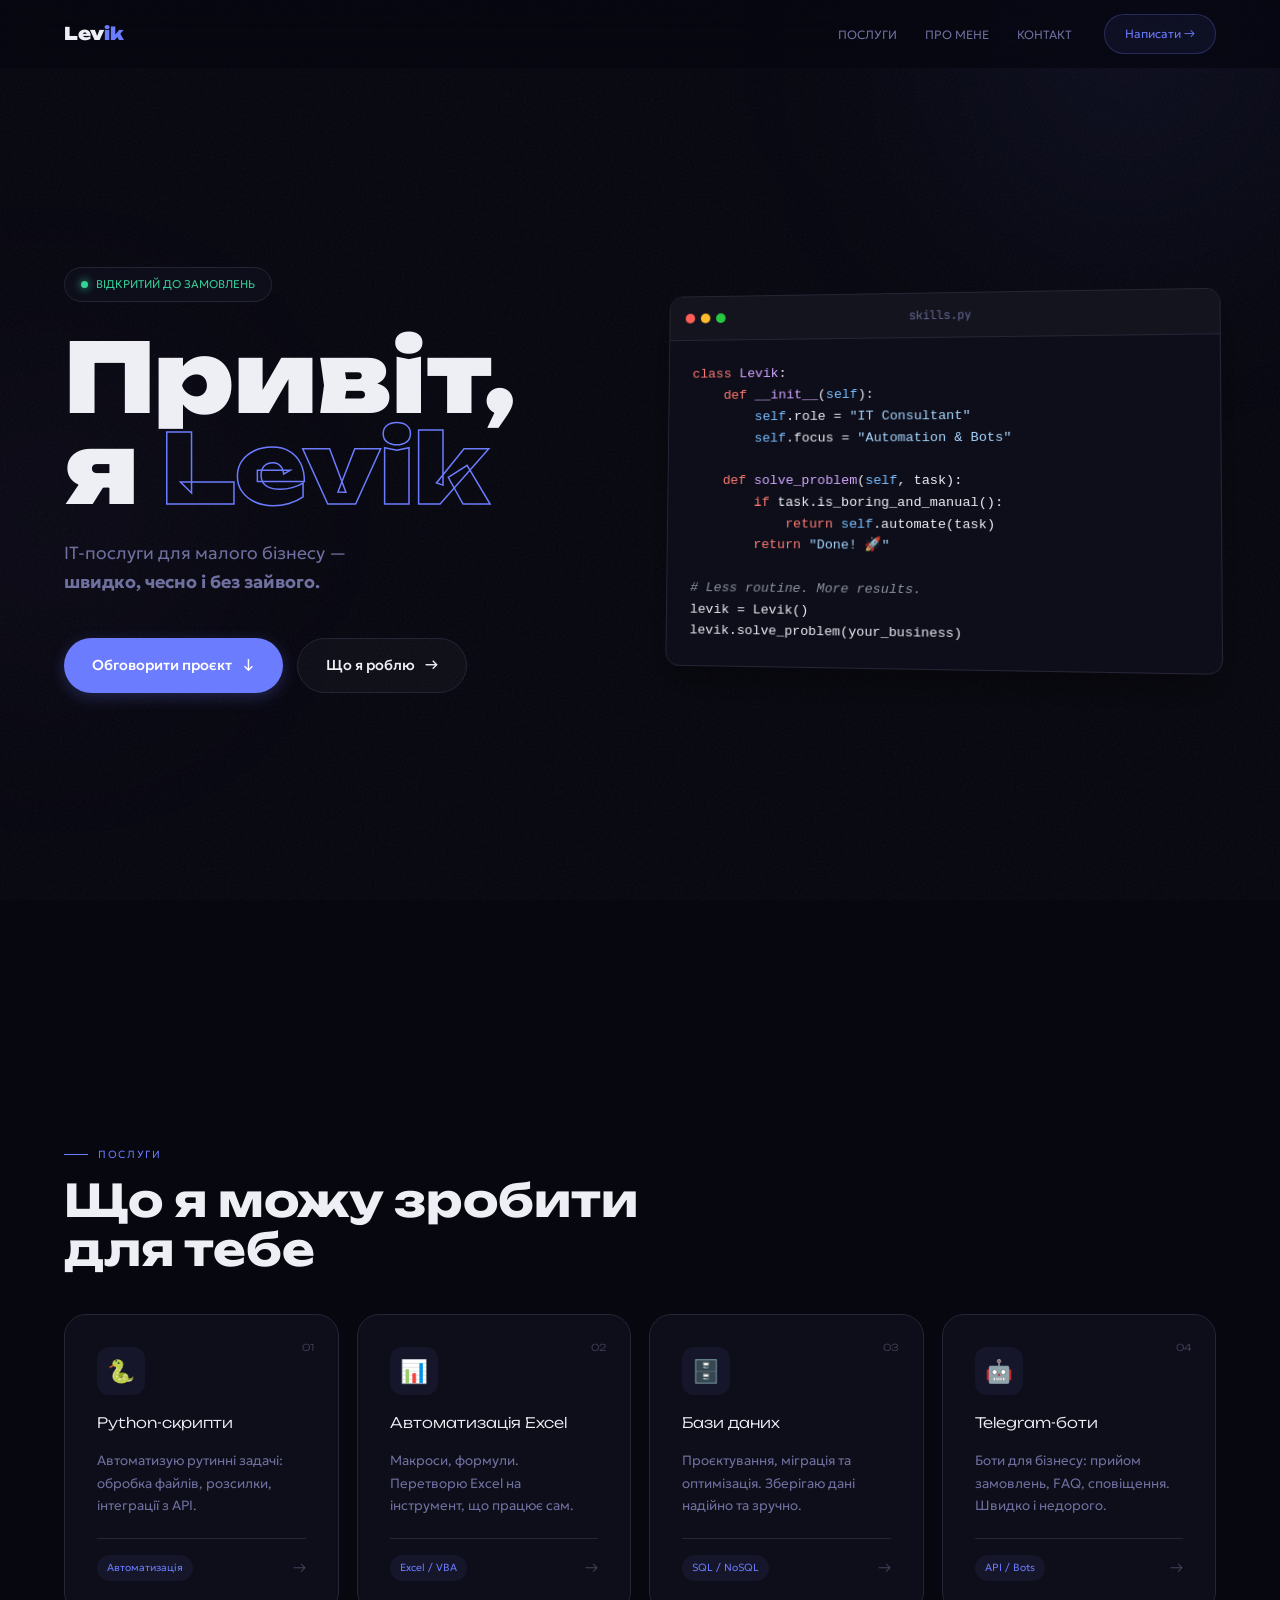
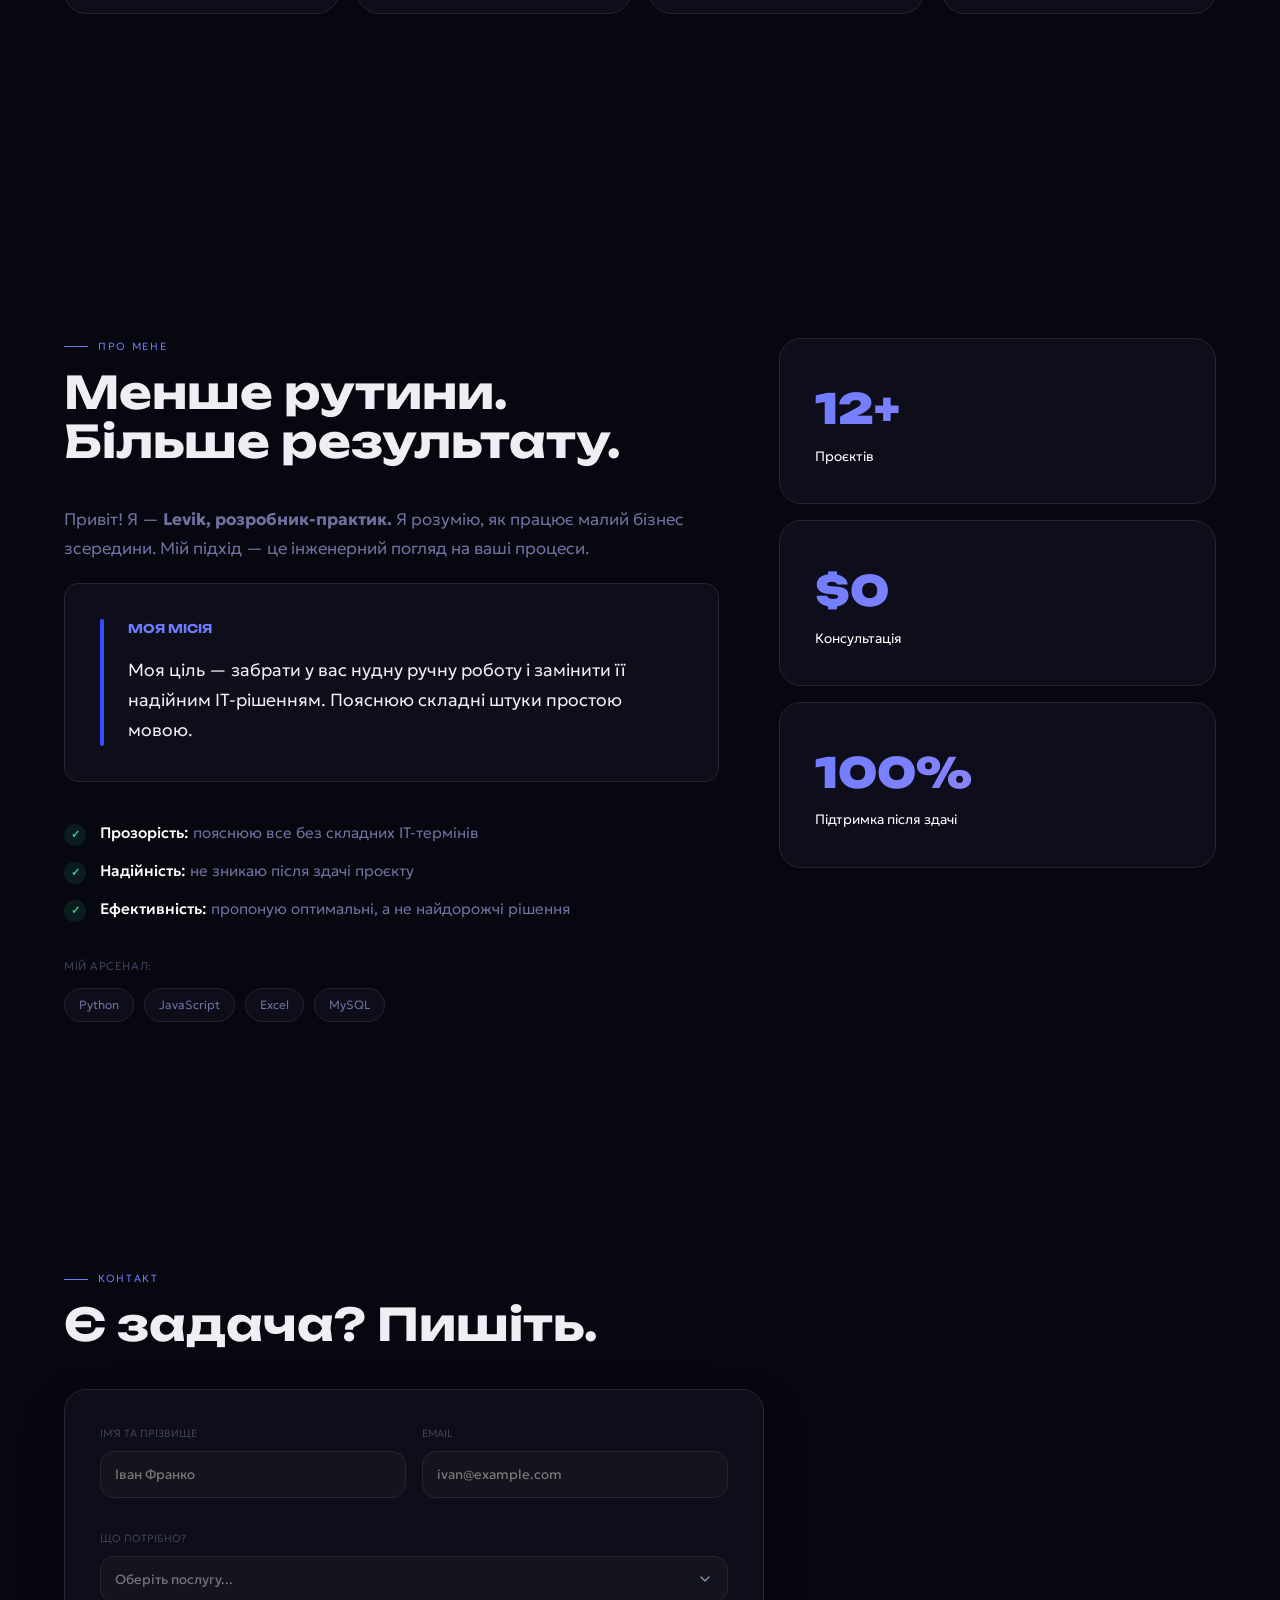
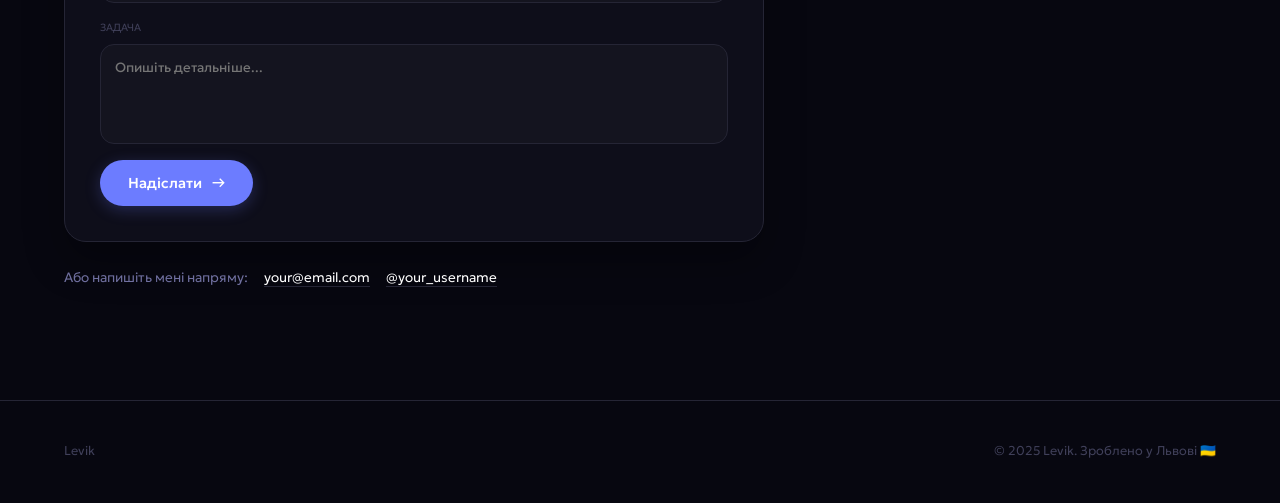
<file: index.html>
<!DOCTYPE html>
<html lang="uk">
<head>
  <meta charset="UTF-8" />
  <meta name="viewport" content="width=device-width, initial-scale=1.0" />
  <title>Levik — IT-послуги для малого бізнесу</title>
  <link rel="preconnect" href="https://fonts.googleapis.com" />
  <link rel="preconnect" href="https://fonts.gstatic.com" crossorigin />
  <link href="https://fonts.googleapis.com/css2?family=Unbounded:wght@400;700;900&family=Geologica:wght@300;400;500&family=JetBrains+Mono:wght@400;500&display=swap" rel="stylesheet" />
  <style>
    :root {
      --bg:          #070710;
      --surface:     #0e0e1a;
      --surface-2:   #14141f;
      --border:      #252535;
      --accent:      #6c7cff;
      --accent-2:    #a78bfa;
      --text:        #eeeef5;
      --text-muted:  #7070a0;
      --text-dim:    #40405a;
      --green:       #34d399;
      --font-display:'Unbounded', sans-serif;
      --font-body:   'Geologica', sans-serif;
      --font-mono:   'JetBrains Mono', monospace;
      --radius:      14px;
      --radius-lg:   22px;
      --t:           0.3s;
      --ease:        cubic-bezier(0.4, 0, 0.2, 1);
    }

    *, *::before, *::after { box-sizing: border-box; margin: 0; padding: 0; }
    html { scroll-behavior: smooth; }
    
    body {
      background: var(--bg);
      color: var(--text);
      font-family: var(--font-body);
      font-weight: 300;
      line-height: 1.7;
      overflow-x: hidden;
    }
    
    a { text-decoration: none !important; color: inherit; }

    /* Grain texture */
    body::before {
      content: ''; position: fixed; inset: 0;
      background-image: url("data:image/svg+xml,%3Csvg viewBox='0 0 512 512' xmlns='http://www.w3.org/2000/svg'%3E%3Cfilter id='n'%3E%3CfeTurbulence type='fractalNoise' baseFrequency='0.75' numOctaves='4' stitchTiles='stitch'/%3E%3C/filter%3E%3Crect width='100%25' height='100%25' filter='url(%23n)' opacity='0.04'/%3E%3C/svg%3E");
      pointer-events: none; z-index: 0;
    }

    .blob {
      position: fixed; border-radius: 50%; filter: blur(120px); pointer-events: none; z-index: 0;
      animation: blobFloat 12s ease-in-out infinite;
    }
    .blob-1 { width: 500px; height: 500px; top: -200px; right: -100px; background: radial-gradient(circle, rgba(108,124,255,0.12), transparent 70%); }
    .blob-2 { width: 400px; height: 400px; bottom: 20%; left: -150px; background: radial-gradient(circle, rgba(167,139,250,0.08), transparent 70%); animation-delay: -6s; }

    @keyframes blobFloat {
      0%, 100% { transform: scale(1) translate(0,0); }
      33%       { transform: scale(1.05) translate(20px, -30px); }
      66%       { transform: scale(0.97) translate(-15px, 20px); }
    }

    /* =============================================
       NAV
    ============================================= */
    nav {
      position: fixed; top: 0; left: 0; right: 0; z-index: 100;
      padding: 0 5vw; height: 68px; display: flex;
      justify-content: space-between; align-items: center;
      background: rgba(7, 7, 16, 0.7); backdrop-filter: blur(24px);
      transition: all var(--t);
    }
    nav.scrolled { background: rgba(7, 7, 16, 0.9); border-bottom: 1px solid var(--border); }
    .nav-logo { font-family: var(--font-display); font-weight: 900; font-size: 1.1rem; }
    .nav-logo span { color: var(--accent); }

    .nav-right { display: flex; align-items: center; gap: 32px; }
    .nav-links { display: flex; gap: 28px; list-style: none; }
    .nav-links a { font-size: 0.75rem; text-transform: uppercase; color: var(--text-muted); transition: color var(--t); }
    .nav-links a:hover { color: #fff; }
    .nav-cta {
      padding: 9px 20px; border-radius: 100px;
      background: rgba(108,124,255,0.07); border: 1px solid rgba(108,124,255,0.25);
      font-size: 0.75rem; color: var(--accent); transition: all var(--t);
    }

    /* =============================================
       ОБОВ'ЯЗКОВЕ ЦЕНТРУВАННЯ ТА ОДНАКОВА ВИСОТА
    ============================================= */
    section { 
      min-height: 100vh; /* Кожна секція на весь екран */
      display: flex;
      flex-direction: column;
      justify-content: center; /* Центрування по вертикалі */
      padding: 0 5vw;
      position: relative;
      z-index: 1;
    }

    /* Коригування для ноутбуків: заголовок трохи нижче центру */
    .section-content-wrapper {
      padding-top: 60px; 
    }

    /* =============================================
       HERO
    ============================================= */
    .hero-grid {
      display: grid;
      grid-template-columns: 1fr 1fr;
      gap: 40px;
      align-items: center;
    }
    .hero-badge {
      display: inline-flex; align-items: center; gap: 8px; padding: 7px 16px;
      border-radius: 100px; border: 1px solid var(--border); background: var(--surface);
      font-size: 0.7rem; color: var(--green); margin-bottom: 30px; text-transform: uppercase;
    }
    .hero-badge-dot { width: 7px; height: 7px; border-radius: 50%; background: var(--green); box-shadow: 0 0 8px var(--green); animation: pulse-dot 2.5s infinite; }
    @keyframes pulse-dot { 0%, 100% { opacity: 1; transform: scale(1); } 50% { opacity: 0.5; transform: scale(0.8); } }

    .hero-name { font-family: var(--font-display); font-weight: 900; font-size: clamp(2.5rem, 8vw, 6rem); line-height: 0.95; margin-bottom: 24px; }
    .hero-name .outline { color: transparent; -webkit-text-stroke: 1.5px var(--accent); }
    .hero-tagline { font-size: 1.1rem; color: var(--text-muted); max-width: 520px; margin-bottom: 40px; }
    .hero-cta { display: flex; gap: 14px; flex-wrap: wrap; }

    /* Code Window Decoration */
    .code-window {
      background: var(--surface);
      border: 1px solid var(--border);
      border-radius: var(--radius);
      overflow: hidden;
      box-shadow: 0 20px 40px rgba(0,0,0,0.4);
      transform: perspective(1000px) rotateY(-5deg) rotateX(2deg);
      transition: transform 0.5s ease, box-shadow 0.5s ease;
    }
    .code-window:hover {
      transform: perspective(1000px) rotateY(0deg) rotateX(0deg);
      box-shadow: 0 30px 60px rgba(0,0,0,0.6);
    }
    .code-header {
      background: var(--surface-2);
      padding: 12px 16px;
      display: flex;
      align-items: center;
      border-bottom: 1px solid var(--border);
    }
    .code-dots { display: flex; gap: 6px; }
    .code-dots span { width: 10px; height: 10px; border-radius: 50%; }
    .code-dots span:nth-child(1) { background: #ff5f56; }
    .code-dots span:nth-child(2) { background: #ffbd2e; }
    .code-dots span:nth-child(3) { background: #27c93f; }
    .code-title {
      flex: 1; text-align: center; font-family: var(--font-mono); font-size: 0.75rem;
      color: var(--text-muted); margin-left: -40px;
    }
    .code-body {
      padding: 24px; font-family: var(--font-mono); font-size: 0.85rem;
      line-height: 1.6; color: var(--text); overflow-x: auto;
    }
    .code-body pre { margin: 0; }
    .code-body .kw { color: #ff7b72; } /* Keyword */
    .code-body .cl { color: #d2a8ff; } /* Class/Function */
    .code-body .sl { color: #79c0ff; } /* Self */
    .code-body .st { color: #a5d6ff; } /* String */
    .code-body .cm { color: #8b949e; font-style: italic; } /* Comment */

    /* =============================================
       BUTTONS
    ============================================= */
    .btn-primary, .btn-ghost {
      display: inline-flex; align-items: center; justify-content: center; gap: 10px;
      padding: 14px 28px; border-radius: 100px; font-size: 0.9rem; font-weight: 500;
      transition: all var(--t) var(--ease); cursor: pointer; border: none; outline: none;
      font-family: inherit;
    }
    .btn-primary {
      background: var(--accent); color: #fff;
      box-shadow: 0 4px 15px rgba(108,124,255,0.25);
    }
    .btn-primary:hover {
      background: #5a6ae6; transform: translateY(-2px);
      box-shadow: 0 6px 20px rgba(108,124,255,0.4);
    }
    .btn-ghost {
      background: rgba(255,255,255,0.03); color: var(--text);
      border: 1px solid var(--border);
    }
    .btn-ghost:hover {
      background: rgba(255,255,255,0.08); border-color: var(--text-muted);
    }

    /* =============================================
       HEADERS
    ============================================= */
    .section-label { font-size: 0.65rem; text-transform: uppercase; color: var(--accent); letter-spacing: 0.16em; display: flex; align-items: center; gap: 10px; margin-bottom: 12px; }
    .section-label::before { content: ''; width: 24px; height: 1px; background: var(--accent); }
    .section-title { font-family: var(--font-display); font-weight: 700; font-size: clamp(1.6rem, 4vw, 2.8rem); line-height: 1.1; margin-bottom: 40px; }

    /* =============================================
       SERVICES (2x2 Grid)
    ============================================= */
    .services-grid { display: grid; grid-template-columns: repeat(auto-fit, minmax(270px, 1fr)); gap: 18px; }
    .card { background: var(--surface); border: 1px solid var(--border); border-radius: var(--radius-lg); padding: 32px; transition: all var(--t) var(--ease); position: relative; display: flex; flex-direction: column; }
    .card:hover { border-color: #313148; background: var(--surface-2); transform: translateY(-5px); cursor: pointer; }
    .card-number { position: absolute; top: 24px; right: 24px; font-family: var(--font-display); font-size: 0.6rem; color: var(--text-dim); }
    .card-icon { width: 48px; height: 48px; background: rgba(108,124,255,0.07); border-radius: 12px; display: flex; align-items: center; justify-content: center; font-size: 1.4rem; margin-bottom: 16px; }
    .card-title { font-family: var(--font-display); font-size: 0.9rem; margin-bottom: 14px; }
    .card-desc { font-size: 0.84rem; color: var(--text-muted); margin-bottom: 20px; }
    .card-footer { display: flex; align-items: center; justify-content: space-between; border-top: 1px solid var(--border); padding-top: 16px; margin-top: auto; }
    .card-tag { padding: 4px 10px; border-radius: 100px; background: rgba(108,124,255,0.07); font-size: 0.65rem; color: var(--accent); }
    .card-arrow { font-size: 0.9rem; color: var(--text-dim); transition: transform var(--t), color var(--t); }
    .card:hover .card-arrow { color: #fff; transform: translateX(4px); }

    /* =============================================
       ABOUT
    ============================================= */
    .about-inner { display: grid; grid-template-columns: 1.2fr 0.8fr; gap: 60px; align-items: start; }
    .about-description p { font-size: 1.05rem; color: var(--text-muted); margin-bottom: 20px; line-height: 1.7; }
    
    .mission-panel { 
      display: flex; gap: 24px; background: var(--surface); border: 1px solid var(--border); 
      padding: 35px; border-radius: var(--radius); margin-top: 20px; margin-bottom: 40px; 
    }
    .mission-line { width: 4px; background: #3b4cff; border-radius: 10px; flex-shrink: 0; }
    .mission-title { font-family: var(--font-display); font-size: 0.75rem; color: var(--accent); text-transform: uppercase; font-weight: 700; margin-bottom: 16px; display: block; }
    .mission-main-text { font-size: 1.1rem; line-height: 1.7; font-weight: 300; }

    .about-checklist { list-style: none; margin-bottom: 35px; display: flex; flex-direction: column; gap: 14px; }
    .about-checklist li { display: flex; align-items: flex-start; gap: 14px; font-size: 0.95rem; color: var(--text-muted); line-height: 1.5; }
    .about-checklist li strong { color: #fff; font-weight: 500; }
    .check-icon { display: flex; align-items: center; justify-content: center; width: 22px; height: 22px; background: rgba(52, 211, 153, 0.1); color: var(--green); border-radius: 50%; font-size: 0.7rem; font-weight: bold; flex-shrink: 0; margin-top: 2px; }

    .stack-label { display: block; font-size: 0.7rem; color: var(--text-dim); text-transform: uppercase; margin-bottom: 12px; letter-spacing: 0.05em; }
    .about-stack { display: flex; flex-wrap: wrap; gap: 10px; }
    .stack-pill { padding: 6px 14px; border-radius: 100px; border: 1px solid var(--border); background: var(--surface); font-size: 0.75rem; color: var(--text-muted); }

    .stat-card { background: var(--surface); border: 1px solid var(--border); border-radius: var(--radius-lg); padding: 35px; margin-bottom: 16px; }
    .stat-number { font-family: var(--font-display); font-weight: 900; font-size: 2.6rem; background: linear-gradient(135deg, var(--accent), var(--accent-2)); -webkit-background-clip: text; -webkit-text-fill-color: transparent; }
    .stat-label { font-size: 0.85rem; color: #fff; }

    /* =============================================
       CONTACT
    ============================================= */
    .contact-wrapper { max-width: 700px; width: 100%; }
    .contact-form-box { background: var(--surface); border: 1px solid var(--border); border-radius: var(--radius-lg); padding: 35px; box-shadow: 0 20px 40px rgba(0,0,0,0.3); }
    
    .contact-direct { margin-top: 24px; font-size: 0.85rem; color: var(--text-muted); display: flex; align-items: center; gap: 16px; flex-wrap: wrap; }
    .direct-links { display: flex; gap: 16px; }
    .direct-links a { color: #fff; text-decoration: underline !important; text-decoration-color: var(--border) !important; text-underline-offset: 4px; transition: all var(--t); }
    .direct-links a:hover { color: var(--accent); text-decoration-color: var(--accent) !important; }

    .form-row { display: grid; grid-template-columns: 1fr 1fr; gap: 16px; margin-bottom: 16px; }
    .form-field { display: flex; flex-direction: column; gap: 8px; margin-bottom: 16px; }
    .form-field label { font-size: 0.65rem; color: var(--text-dim); text-transform: uppercase; }
    .form-field input, .form-field textarea, .form-field select { background: var(--surface-2); border: 1px solid var(--border); padding: 14px; border-radius: var(--radius); color: #fff; font-family: inherit; transition: 0.3s; outline: none; }
    .form-field select {
      appearance: none;
      -webkit-appearance: none;
      -moz-appearance: none;
      background-image: url("data:image/svg+xml;charset=UTF-8,%3csvg xmlns='http://www.w3.org/2000/svg' viewBox='0 0 24 24' fill='none' stroke='%238892b0' stroke-width='2' stroke-linecap='round' stroke-linejoin='round'%3e%3cpolyline points='6 9 12 15 18 9'%3e%3c/polyline%3e%3c/svg%3e");
      background-repeat: no-repeat;
      background-position: right 14px center;
      background-size: 16px;
      padding-right: 40px;
      cursor: pointer;
    }
    .form-field select:invalid, .form-field select option[value=""] { color: rgba(255, 255, 255, 0.4); }
    .form-field select option { color: var(--text); background: var(--surface); }
    .form-field textarea { min-height: 100px; resize: none; }

    /* FOOTER */
    footer { padding: 40px 5vw; background: var(--bg); border-top: 1px solid var(--border); display: flex; justify-content: space-between; align-items: center; font-size: 0.8rem; color: var(--text-dim); }

    /* REVEAL */
    .reveal { opacity: 0; transform: translateY(20px); transition: 0.8s var(--ease); }
    .reveal.visible { opacity: 1; transform: translateY(0); }

    /* RESPONSIVE */
    .mobile-menu-btn { display: none; background: none; border: none; color: var(--text); cursor: pointer; padding: 4px; }

    @media (max-width: 1024px) {
      .hero-grid { grid-template-columns: 1fr; gap: 60px; }
      .hero-right { display: none; }
      .about-inner { grid-template-columns: 1fr; gap: 30px; }
      section { min-height: auto; padding: 80px 5vw; } /* На планшетах скасовуємо фіксовану висоту */
    }
    
    @media (max-width: 768px) {
      .nav-cta { display: none; }
      .mobile-menu-btn { display: block; }
      .nav-links {
        position: absolute; top: 68px; left: 0; right: 0;
        background: rgba(7, 7, 16, 0.95); backdrop-filter: blur(24px);
        flex-direction: column; padding: 20px 5vw 30px; gap: 20px;
        border-bottom: 1px solid var(--border);
        transform: translateY(-150%); opacity: 0; pointer-events: none;
        transition: all var(--t) var(--ease);
      }
      .nav-links.active { transform: translateY(0); opacity: 1; pointer-events: auto; }
      .nav-links li { text-align: center; }
      .nav-links a { font-size: 1rem; }
      
      section { padding: 60px 5vw; }
      .section-content-wrapper { padding-top: 20px; }
      
      .hero-name { font-size: 2.5rem; margin-bottom: 16px; }
      .hero-tagline { font-size: 0.95rem; margin-bottom: 30px; }
      .hero-cta { flex-direction: column; width: 100%; gap: 12px; }
      .btn-primary, .btn-ghost { width: 100%; padding: 12px 20px; font-size: 0.85rem; }
      
      .section-title { font-size: 1.8rem; margin-bottom: 30px; }
      
      .services-grid { grid-template-columns: 1fr 1fr; gap: 10px; }
      .card { padding: 16px 12px; }
      .card-number { top: 12px; right: 12px; font-size: 0.55rem; }
      .card-icon { width: 36px; height: 36px; font-size: 1.1rem; margin-bottom: 10px; border-radius: 8px; }
      .card-title { font-size: 0.75rem; margin-bottom: 8px; }
      .card-desc { font-size: 0.65rem; margin-bottom: 12px; -webkit-line-clamp: 4; display: -webkit-box; -webkit-box-orient: vertical; overflow: hidden; line-height: 1.4; }
      .card-footer { padding-top: 10px; }
      .card-tag { font-size: 0.55rem; padding: 3px 8px; }
      
      .about-description p { font-size: 0.95rem; }
      .mission-panel { padding: 20px; gap: 16px; margin-bottom: 30px; }
      .mission-main-text { font-size: 0.95rem; }
      
      .about-stats { display: grid; grid-template-columns: 1fr 1fr; gap: 12px; }
      .stat-card { padding: 20px 16px; margin-bottom: 0; }
      .stat-card:last-child { grid-column: 1 / -1; }
      .stat-number { font-size: 1.8rem; }
      .stat-label { font-size: 0.75rem; }
      
      .contact-form-box { padding: 24px 20px; }
      .contact-direct { flex-direction: column; align-items: flex-start; gap: 8px; }
      .direct-links { flex-direction: column; gap: 8px; }
      
      .form-row { grid-template-columns: 1fr; gap: 0; }
      .form-field input, .form-field textarea, .form-field select { padding: 12px; font-size: 0.85rem; }
    }
  </style>
</head>
<body>

  <div class="blob blob-1"></div>
  <div class="blob blob-2"></div>

  <nav id="navbar">
    <a href="#hero" class="nav-logo">Lev<span>ik</span></a>
    <div class="nav-right">
      <ul class="nav-links" id="nav-links">
        <li><a href="#services">Послуги</a></li>
        <li><a href="#about">Про мене</a></li>
        <li><a href="#contact">Контакт</a></li>
      </ul>
      <a href="#contact" class="nav-cta">Написати →</a>
      <button class="mobile-menu-btn" id="mobile-menu-btn">
        <svg width="24" height="24" viewBox="0 0 24 24" fill="none" stroke="currentColor" stroke-width="2" stroke-linecap="round" stroke-linejoin="round"><line x1="3" y1="12" x2="21" y2="12"></line><line x1="3" y1="6" x2="21" y2="6"></line><line x1="3" y1="18" x2="21" y2="18"></line></svg>
      </button>
    </div>
  </nav>

  <!-- HERO -->
  <section id="hero">
    <div class="section-content-wrapper">
      <div class="hero-grid">
        <div class="hero-left">
          <div class="hero-badge"><span class="hero-badge-dot"></span>Відкритий до замовлень</div>
          <h1 class="hero-name">Привіт,<br>я <span class="outline">Levik</span></h1>
          <p class="hero-tagline">IT-послуги для малого бізнесу —<br><strong>швидко, чесно і без зайвого.</strong></p>
          <div class="hero-cta">
            <a href="#contact" class="btn-primary">Обговорити проєкт <span>↓</span></a>
            <a href="#services" class="btn-ghost">Що я роблю <span>→</span></a>
          </div>
        </div>
        <div class="hero-right reveal">
          <div class="code-window">
            <div class="code-header">
              <div class="code-dots"><span></span><span></span><span></span></div>
              <div class="code-title">skills.py</div>
            </div>
            <div class="code-body">
<pre><code><span class="kw">class</span> <span class="cl">Levik</span>:
    <span class="kw">def</span> <span class="cl">__init__</span>(<span class="sl">self</span>):
        <span class="sl">self</span>.role = <span class="st">"IT Consultant"</span>
        <span class="sl">self</span>.focus = <span class="st">"Automation & Bots"</span>

    <span class="kw">def</span> <span class="cl">solve_problem</span>(<span class="sl">self</span>, task):
        <span class="kw">if</span> task.is_boring_and_manual():
            <span class="kw">return</span> <span class="sl">self</span>.automate(task)
        <span class="kw">return</span> <span class="st">"Done! 🚀"</span>

<span class="cm"># Less routine. More results.</span>
levik = Levik()
levik.solve_problem(your_business)</code></pre>
            </div>
          </div>
        </div>
      </div>
    </div>
  </section>

  <!-- SERVICES -->
  <section id="services">
    <div class="section-content-wrapper">
      <div class="section-header">
        <p class="section-label reveal">Послуги</p>
        <h2 class="section-title reveal">Що я можу зробити<br>для тебе</h2>
      </div>
      <div class="services-grid">
        <a href="#contact" class="card reveal">
          <span class="card-number">01</span>
          <div class="card-icon">🐍</div>
          <div class="card-title">Python-скрипти</div>
          <p class="card-desc">Автоматизую рутинні задачі: обробка файлів, розсилки, інтеграції з API.</p>
          <div class="card-footer"><span class="card-tag">Автоматизація</span><span class="card-arrow">→</span></div>
        </a>
        <a href="project-invoice.html" class="card reveal">
          <span class="card-number">02</span>
          <div class="card-icon">📊</div>
          <div class="card-title">Автоматизація Excel</div>
          <p class="card-desc">Макроси, формули. Перетворю Excel на інструмент, що працює сам.</p>
          <div class="card-footer"><span class="card-tag">Excel / VBA</span><span class="card-arrow">→</span></div>
        </a>
        <a href="case-databases.html" class="card reveal">
          <span class="card-number">03</span>
          <div class="card-icon">🗄️</div>
          <div class="card-title">Бази даних</div>
          <p class="card-desc">Проєктування, міграція та оптимізація. Зберігаю дані надійно та зручно.</p>
          <div class="card-footer"><span class="card-tag">SQL / NoSQL</span><span class="card-arrow">→</span></div>
        </a>
        <a href="#contact" class="card reveal">
          <span class="card-number">04</span>
          <div class="card-icon">🤖</div>
          <div class="card-title">Telegram-боти</div>
          <p class="card-desc">Боти для бізнесу: прийом замовлень, FAQ, сповіщення. Швидко і недорого.</p>
          <div class="card-footer"><span class="card-tag">API / Bots</span><span class="card-arrow">→</span></div>
        </a>
      </div>
    </div>
  </section>

  <!-- ABOUT -->
  <section id="about">
    <div class="section-content-wrapper">
      <div class="about-inner">
        <div class="about-text">
          <p class="section-label reveal">Про мене</p>
          <h2 class="section-title reveal">Менше рутини.<br>Більше результату.</h2>
          <div class="about-description reveal">
            <p>Привіт! Я — <strong>Levik, розробник-практик.</strong> Я розумію, як працює малий бізнес зсередини. Мій підхід — це інженерний погляд на ваші процеси.</p>
          </div>
          <div class="mission-panel reveal">
            <div class="mission-line"></div>
            <div class="mission-content">
              <span class="mission-title">Моя місія</span>
              <p class="mission-main-text">Моя ціль — забрати у вас нудну ручну роботу і замінити її надійним ІТ-рішенням. Пояснюю складні штуки простою мовою.</p>
            </div>
          </div>
          <ul class="about-checklist reveal">
            <li><span class="check-icon">✓</span> <span><strong>Прозорість:</strong> пояснюю все без складних ІТ-термінів</span></li>
            <li><span class="check-icon">✓</span> <span><strong>Надійність:</strong> не зникаю після здачі проєкту</span></li>
            <li><span class="check-icon">✓</span> <span><strong>Ефективність:</strong> пропоную оптимальні, а не найдорожчі рішення</span></li>
          </ul>
          <div class="about-stack-wrapper reveal">
            <span class="stack-label">Мій арсенал:</span>
            <div class="about-stack">
              <span class="stack-pill">Python</span><span class="stack-pill">JavaScript</span><span class="stack-pill">Excel</span><span class="stack-pill">MySQL</span>
            </div>
          </div>
        </div>
        <div class="about-stats reveal">
          <div class="stat-card"><div class="stat-number">12+</div><div class="stat-label">Проєктів</div></div>
          <div class="stat-card"><div class="stat-number">$0</div><div class="stat-label">Консультація</div></div>
          <div class="stat-card"><div class="stat-number">100%</div><div class="stat-label">Підтримка після здачі</div></div>
        </div>
      </div>
    </div>
  </section>

  <!-- CONTACT -->
  <section id="contact">
    <div class="section-content-wrapper">
      <div class="section-header">
        <p class="section-label reveal">Контакт</p>
        <h2 class="section-title reveal">Є задача? Пишіть.</h2>
      </div>
      <div class="contact-wrapper">
        <div class="contact-form-box reveal">
          <form id="contact-form" action="https://formspree.io/f/mjgperkg" method="POST">
            <div class="form-row">
              <div class="form-field">
                <label>Ім'я та прізвище</label>
                <input type="text" name="name" placeholder="Іван Франко" pattern="^[a-zA-Zа-яА-ЯіІїЇєЄґҐ' \-]+$" title="Будь ласка, використовуйте лише літери" required>
              </div>
              <div class="form-field">
                <label>Email</label>
                <input type="email" name="email" placeholder="ivan@example.com" pattern="[a-zA-Z0-9._%+\-]+@[a-zA-Z0-9.\-]+\.[a-zA-Z]{2,}$" title="Введіть дійсну електронну адресу" required>
              </div>
            </div>
            <div class="form-field">
              <label>Що потрібно?</label>
              <select name="service" required>
                  <option value="" selected hidden>Оберіть послугу...</option>
                  <option value="python">Python скрипти</option>
                  <option value="excel">Excel автоматизація</option>
                  <option value="scraping">Парсинг даних</option>
                  <option value="bot">Telegram бот</option>
              </select>
            </div>
            <div class="form-field"><label>Задача</label><textarea name="message" placeholder="Опишіть детальніше..." required></textarea></div>
            <button type="submit" class="btn-primary">Надіслати <span>→</span></button>
          </form>
          <div id="form-success" style="display:none; text-align:center;">
            <div style="font-size:3rem; margin-bottom:20px;">✅</div>
            <h3>Надіслано!</h3><p>Відповім протягом дня.</p>
          </div>
        </div>
        <div class="contact-direct reveal">
          <p>Або напишіть мені напряму:</p>
          <div class="direct-links">
            <a href="mailto:your@email.com">your@email.com</a>
            <a href="https://t.me/your_username" target="_blank">@your_username</a>
          </div>
        </div>
      </div>
    </div>
  </section>

  <footer><div class="footer-logo">Lev<span>ik</span></div><p>© 2025 Levik. Зроблено у Львові 🇺🇦</p></footer>

  <script>
    document.addEventListener('DOMContentLoaded', () => {
        const revealEls = document.querySelectorAll('.reveal');
        const observer = new IntersectionObserver((entries) => {
            entries.forEach(entry => {
                if (entry.isIntersecting) {
                    setTimeout(() => entry.target.classList.add('visible'), 50);
                    observer.unobserve(entry.target);
                }
            });
        }, { threshold: 0.1 });
        revealEls.forEach(el => observer.observe(el));

        const navbar = document.getElementById('navbar');
        window.addEventListener('scroll', () => navbar.classList.toggle('scrolled', window.scrollY > 20));

        const mobileBtn = document.getElementById('mobile-menu-btn');
        const navLinks = document.getElementById('nav-links');
        mobileBtn.addEventListener('click', () => navLinks.classList.toggle('active'));
        navLinks.querySelectorAll('a').forEach(link => {
            link.addEventListener('click', () => navLinks.classList.remove('active'));
        });

        const form = document.getElementById('contact-form'), formSuccess = document.getElementById('form-success');
        if (form) {
            form.reset(); // Reset form on page load
            form.addEventListener('submit', async (e) => {
                e.preventDefault();
                const btn = form.querySelector('button'); btn.innerHTML = 'Надсилаємо...';
                try {
                    const res = await fetch(form.action, { method: 'POST', body: new FormData(form), headers: { 'Accept': 'application/json' } });
                    if (res.ok) { form.style.display = 'none'; formSuccess.style.display = 'block'; }
                } catch { btn.innerHTML = 'Помилка ❌'; }
            });
        }
    });
  </script>
</body>
</html>
</file>
